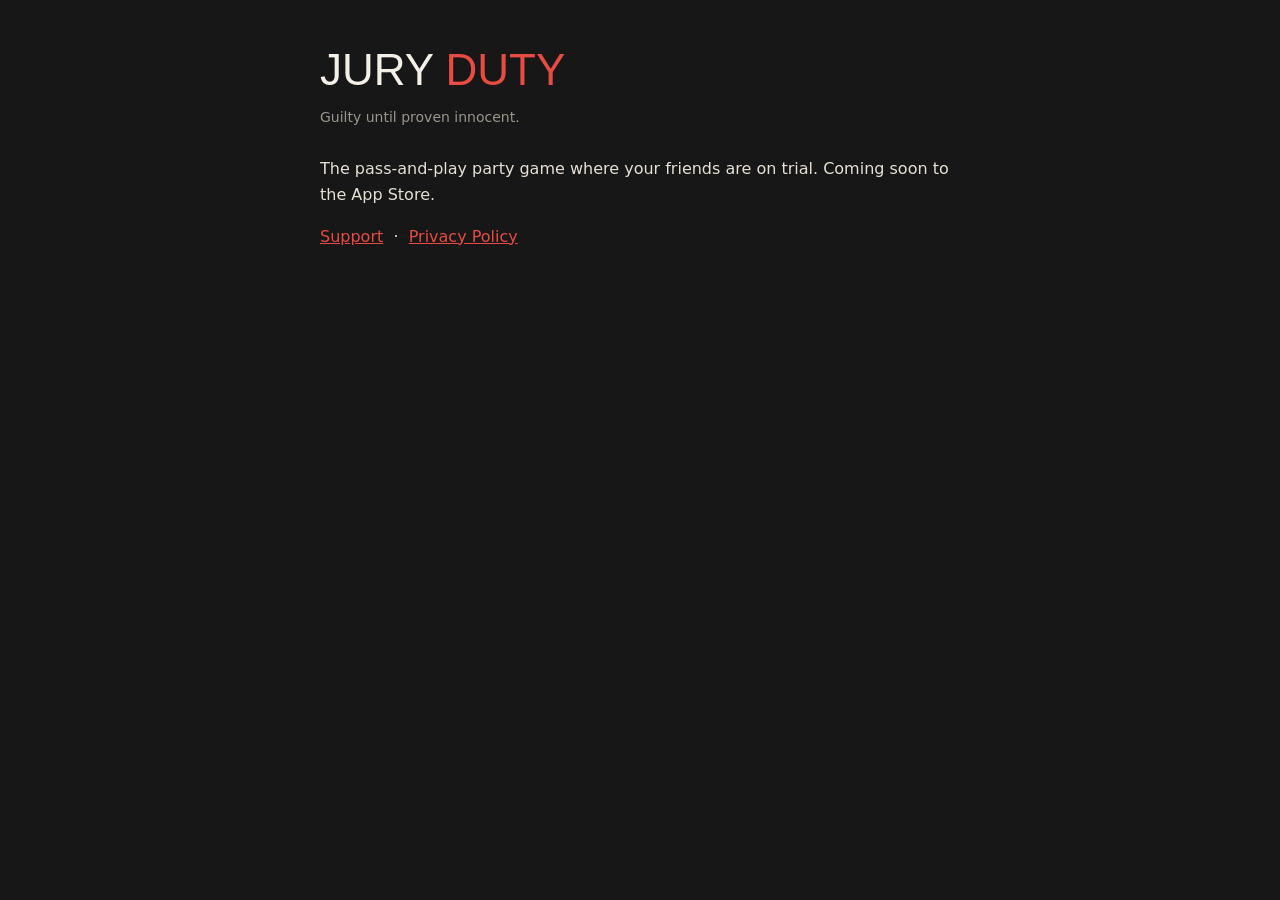
<file: index.html>
<!doctype html>
<html lang="en">
<head>
<meta charset="utf-8" /><meta name="viewport" content="width=device-width, initial-scale=1" />
<title>Jury Duty — Guilty until proven innocent</title><link rel="stylesheet" href="legal.css" />
</head>
<body><main>
<h1>Jury <span>Duty</span></h1>
<p class="meta">Guilty until proven innocent.</p>
<p>The pass-and-play party game where your friends are on trial. Coming soon to the App Store.</p>
<p><a href="support.html">Support</a> &nbsp;·&nbsp; <a href="privacy.html">Privacy Policy</a></p>
</main></body>
</html>
</file>
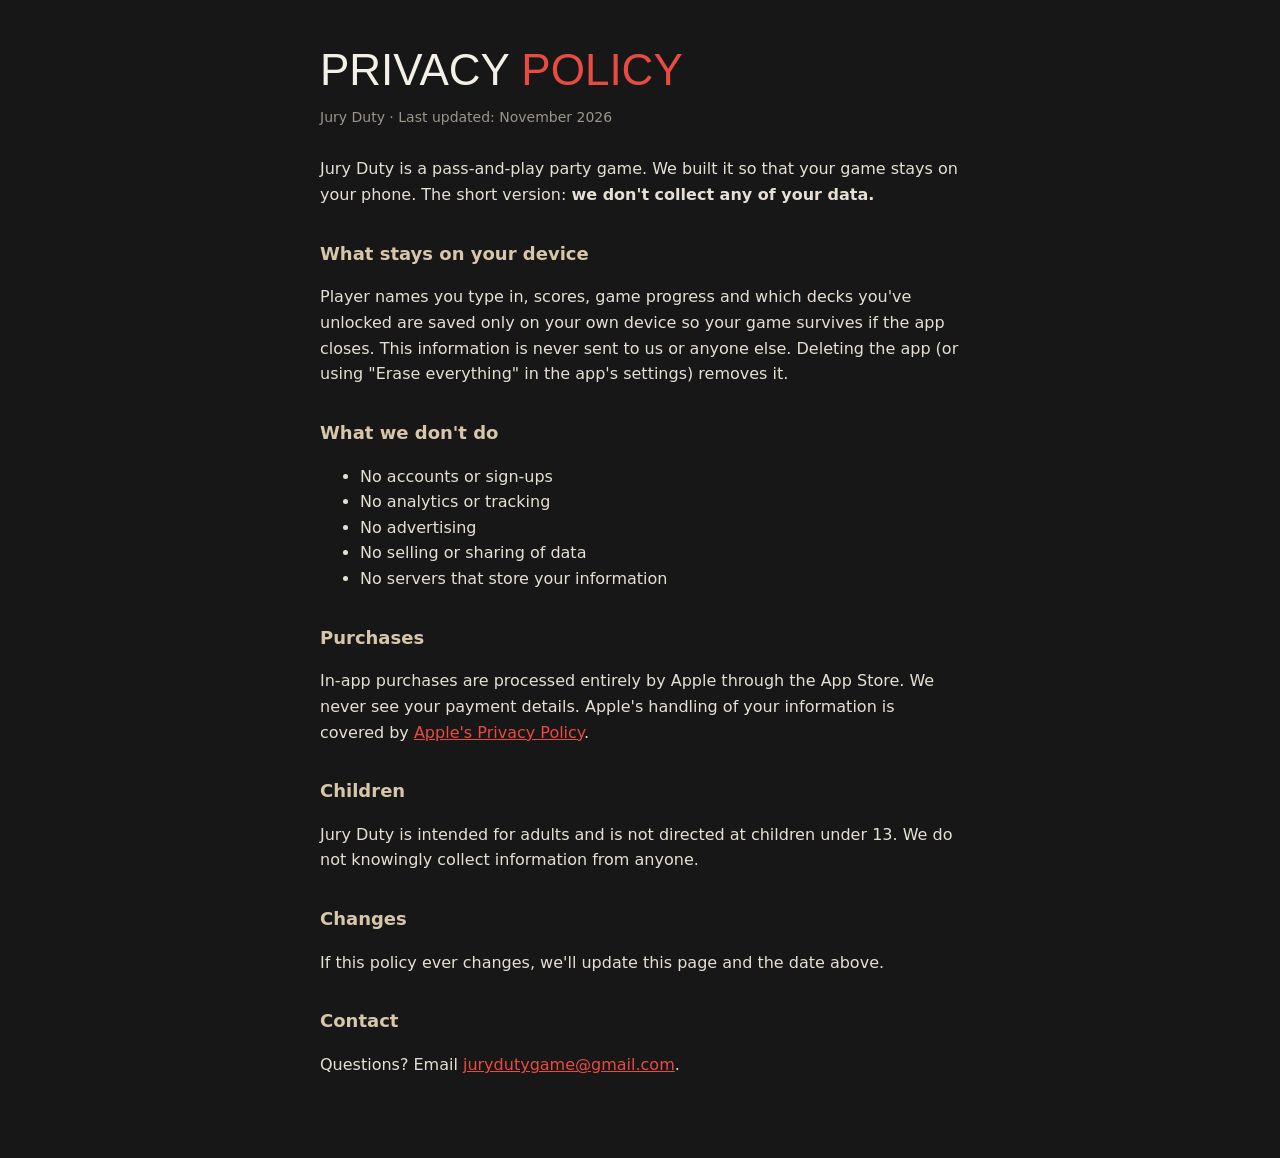
<file: privacy.html>
<!doctype html>
<html lang="en">
<head>
<meta charset="utf-8" /><meta name="viewport" content="width=device-width, initial-scale=1" />
<title>Privacy Policy — Jury Duty</title><link rel="stylesheet" href="legal.css" />
</head>
<body><main>
<h1>Privacy <span>Policy</span></h1>
<p class="meta">Jury Duty &middot; Last updated: November 2026</p>

<p>Jury Duty is a pass-and-play party game. We built it so that your game stays on your phone. The short version: <b>we don't collect any of your data.</b></p>

<h2>What stays on your device</h2>
<p>Player names you type in, scores, game progress and which decks you've unlocked are saved only on your own device so your game survives if the app closes. This information is never sent to us or anyone else. Deleting the app (or using "Erase everything" in the app's settings) removes it.</p>

<h2>What we don't do</h2>
<ul>
<li>No accounts or sign-ups</li>
<li>No analytics or tracking</li>
<li>No advertising</li>
<li>No selling or sharing of data</li>
<li>No servers that store your information</li>
</ul>

<h2>Purchases</h2>
<p>In-app purchases are processed entirely by Apple through the App Store. We never see your payment details. Apple's handling of your information is covered by <a href="https://www.apple.com/legal/privacy/">Apple's Privacy Policy</a>.</p>

<h2>Children</h2>
<p>Jury Duty is intended for adults and is not directed at children under 13. We do not knowingly collect information from anyone.</p>

<h2>Changes</h2>
<p>If this policy ever changes, we'll update this page and the date above.</p>

<h2>Contact</h2>
<p>Questions? Email <a href="mailto:jurydutygame@gmail.com">jurydutygame@gmail.com</a>.</p>
</main></body>
</html>
</file>
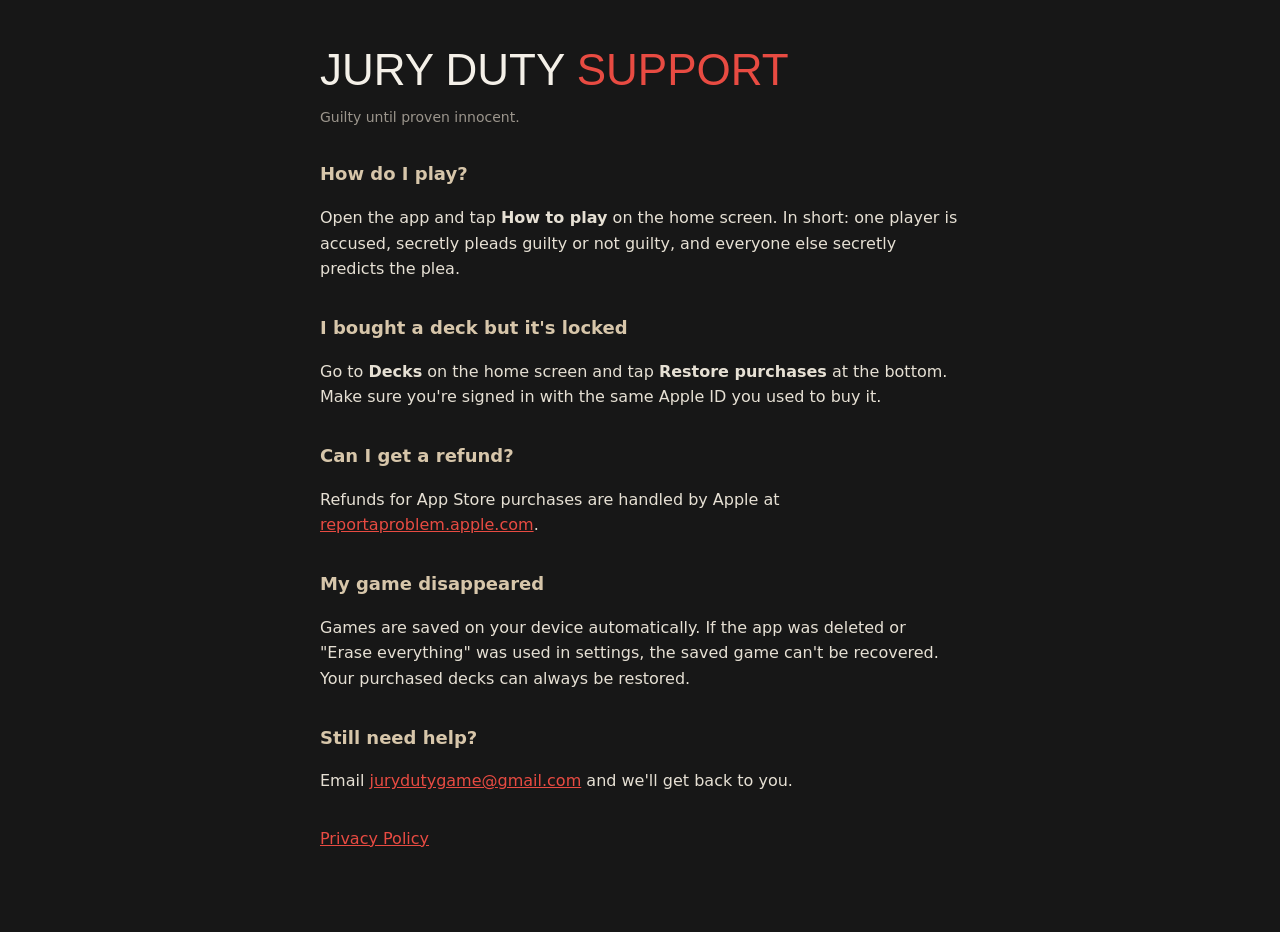
<file: support.html>
<!doctype html>
<html lang="en">
<head>
<meta charset="utf-8" /><meta name="viewport" content="width=device-width, initial-scale=1" />
<title>Support — Jury Duty</title><link rel="stylesheet" href="legal.css" />
</head>
<body><main>
<h1>Jury Duty <span>Support</span></h1>
<p class="meta">Guilty until proven innocent.</p>

<h2>How do I play?</h2>
<p>Open the app and tap <b>How to play</b> on the home screen. In short: one player is accused, secretly pleads guilty or not guilty, and everyone else secretly predicts the plea.</p>

<h2>I bought a deck but it's locked</h2>
<p>Go to <b>Decks</b> on the home screen and tap <b>Restore purchases</b> at the bottom. Make sure you're signed in with the same Apple ID you used to buy it.</p>

<h2>Can I get a refund?</h2>
<p>Refunds for App Store purchases are handled by Apple at <a href="https://reportaproblem.apple.com">reportaproblem.apple.com</a>.</p>

<h2>My game disappeared</h2>
<p>Games are saved on your device automatically. If the app was deleted or "Erase everything" was used in settings, the saved game can't be recovered. Your purchased decks can always be restored.</p>

<h2>Still need help?</h2>
<p>Email <a href="mailto:jurydutygame@gmail.com">jurydutygame@gmail.com</a> and we'll get back to you.</p>

<p style="margin-top:32px"><a href="privacy.html">Privacy Policy</a></p>
</main></body>
</html>
</file>
<file: legal.css>
:root{--black:#171717;--red:#e84b42;--cream:#f4f0e8;--tan:#d7c6aa}
*{box-sizing:border-box}html,body{margin:0;background:var(--black);color:var(--cream);font:16px/1.6 -apple-system,system-ui,'Segoe UI',sans-serif}
main{max-width:680px;margin:0 auto;padding:48px 20px 64px}
h1{font:400 44px/1 Impact,'Anton','Arial Narrow Bold',sans-serif;text-transform:uppercase;margin:0 0 6px}
h1 span{color:var(--red)}h2{font-size:18px;margin:32px 0 6px;color:var(--tan)}
p,li{color:#e6e0d4}a{color:var(--red)}.meta{color:#9b958c;font-size:14px;margin-bottom:28px}
</file>
